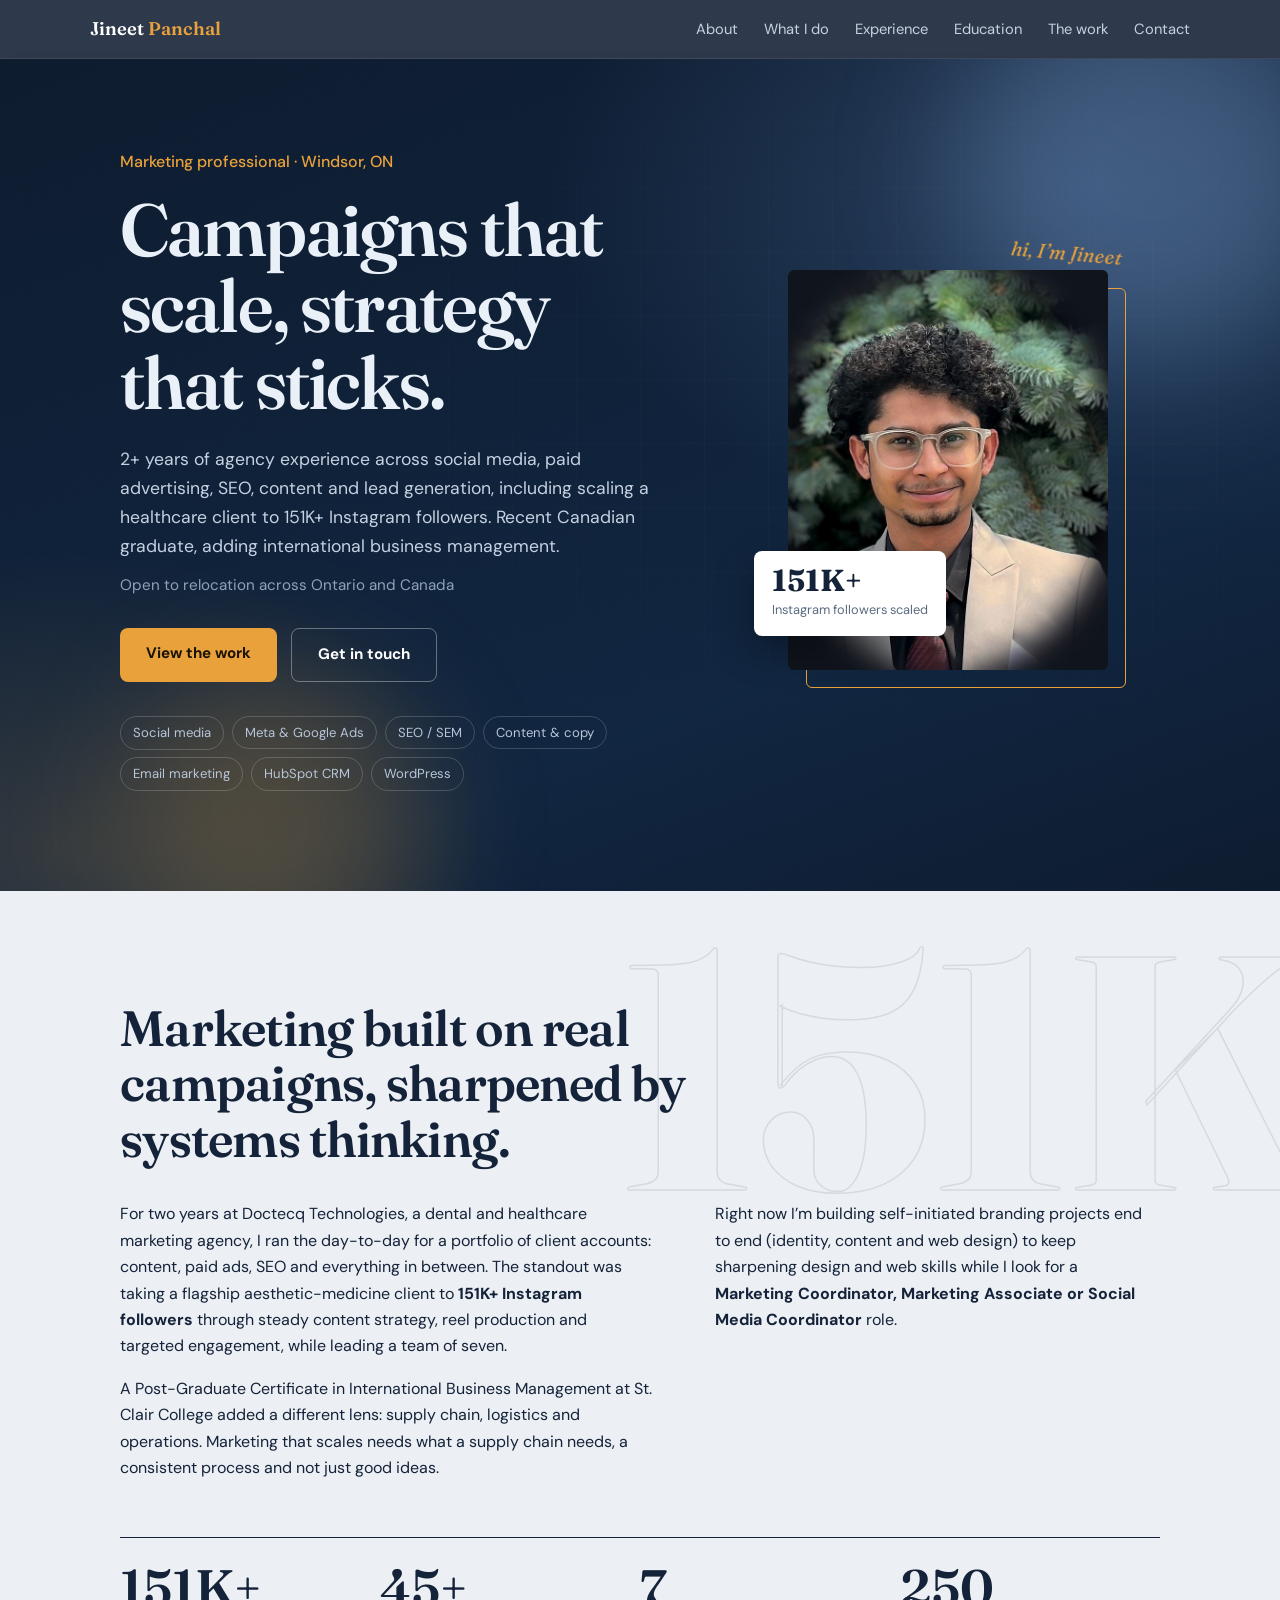
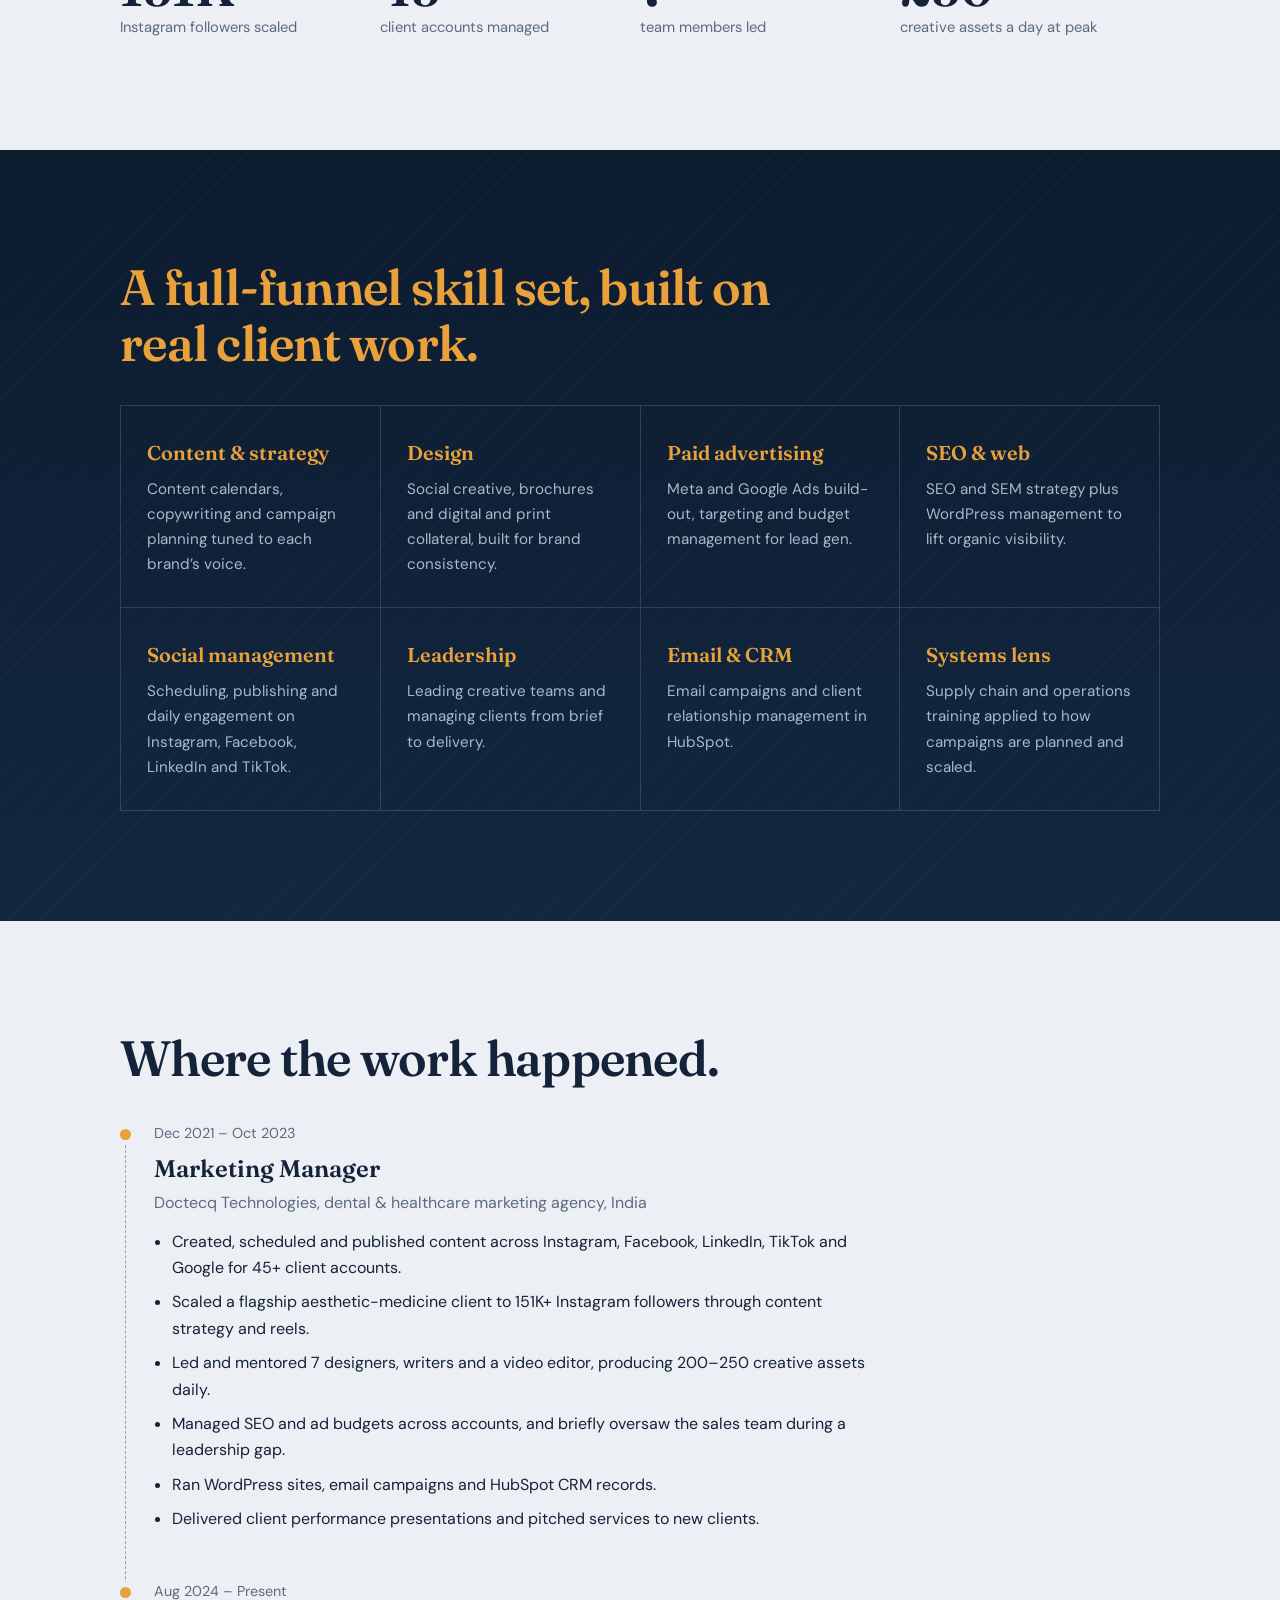
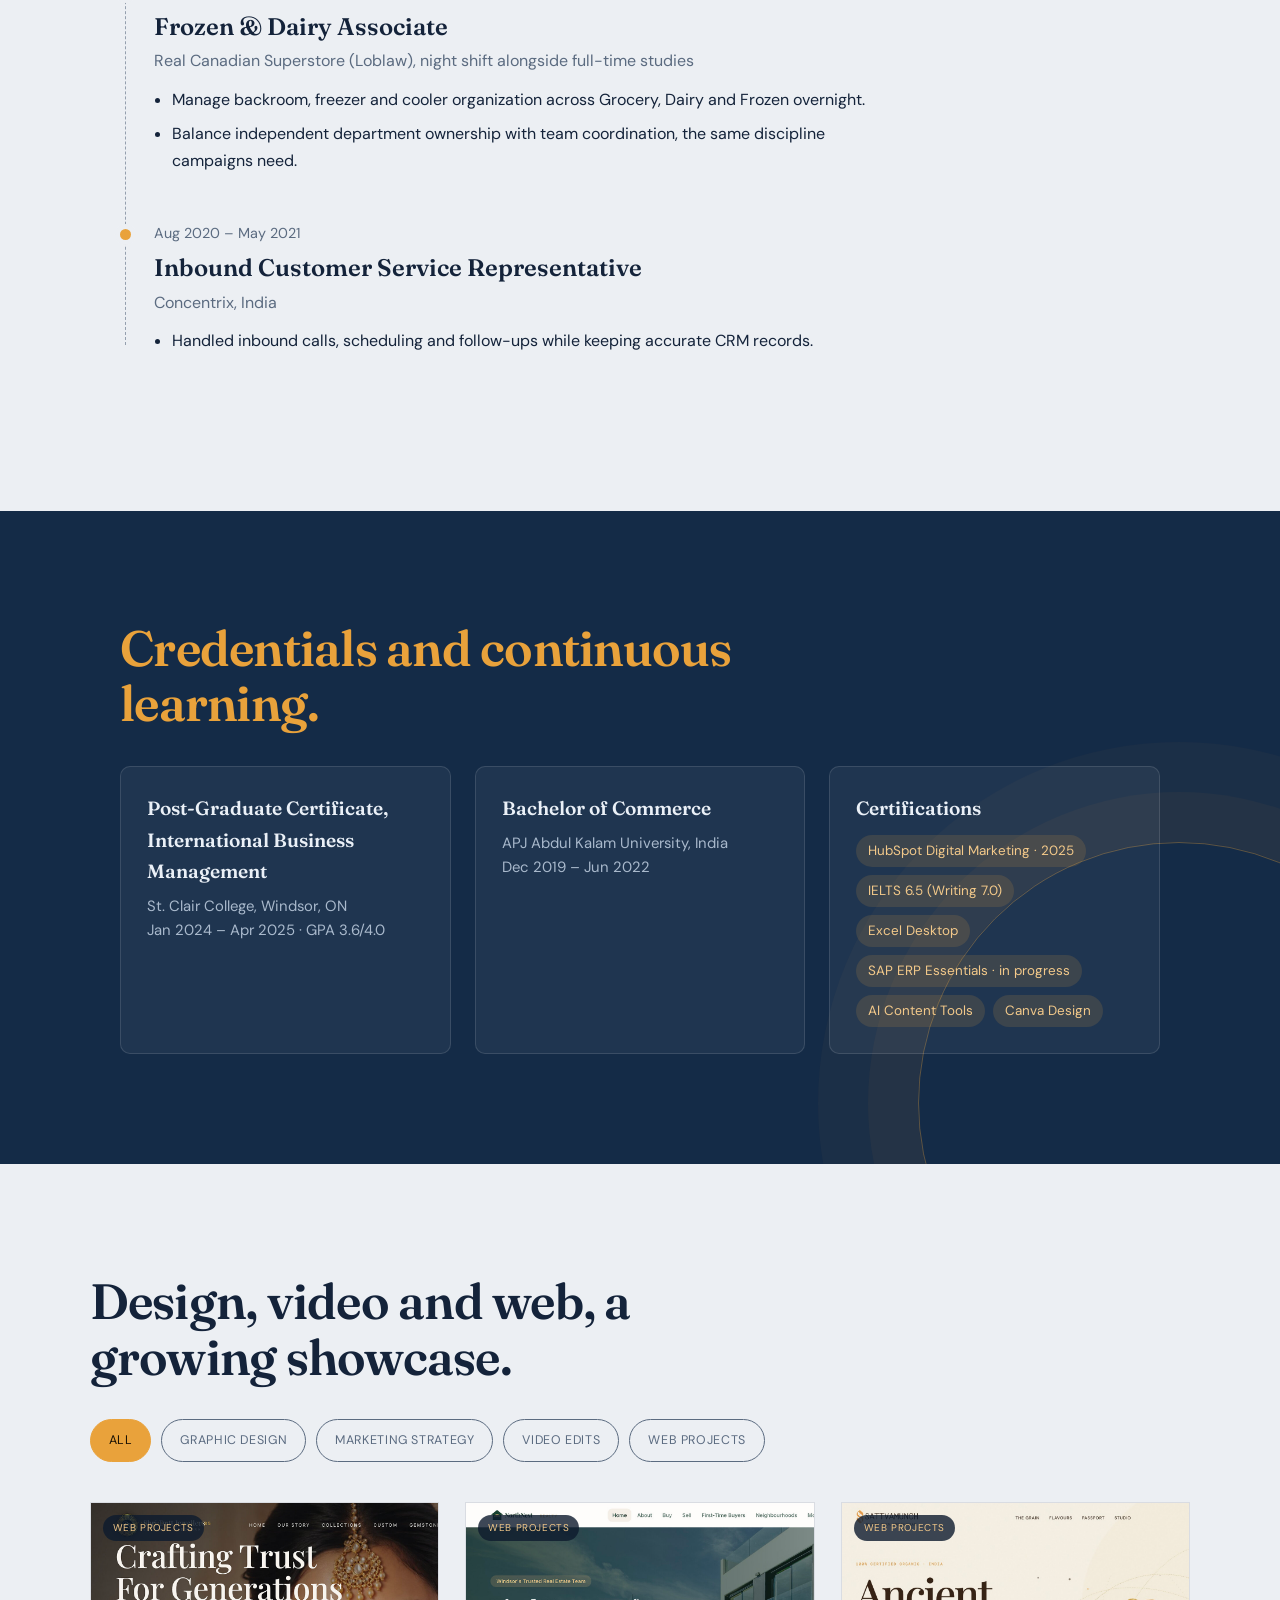
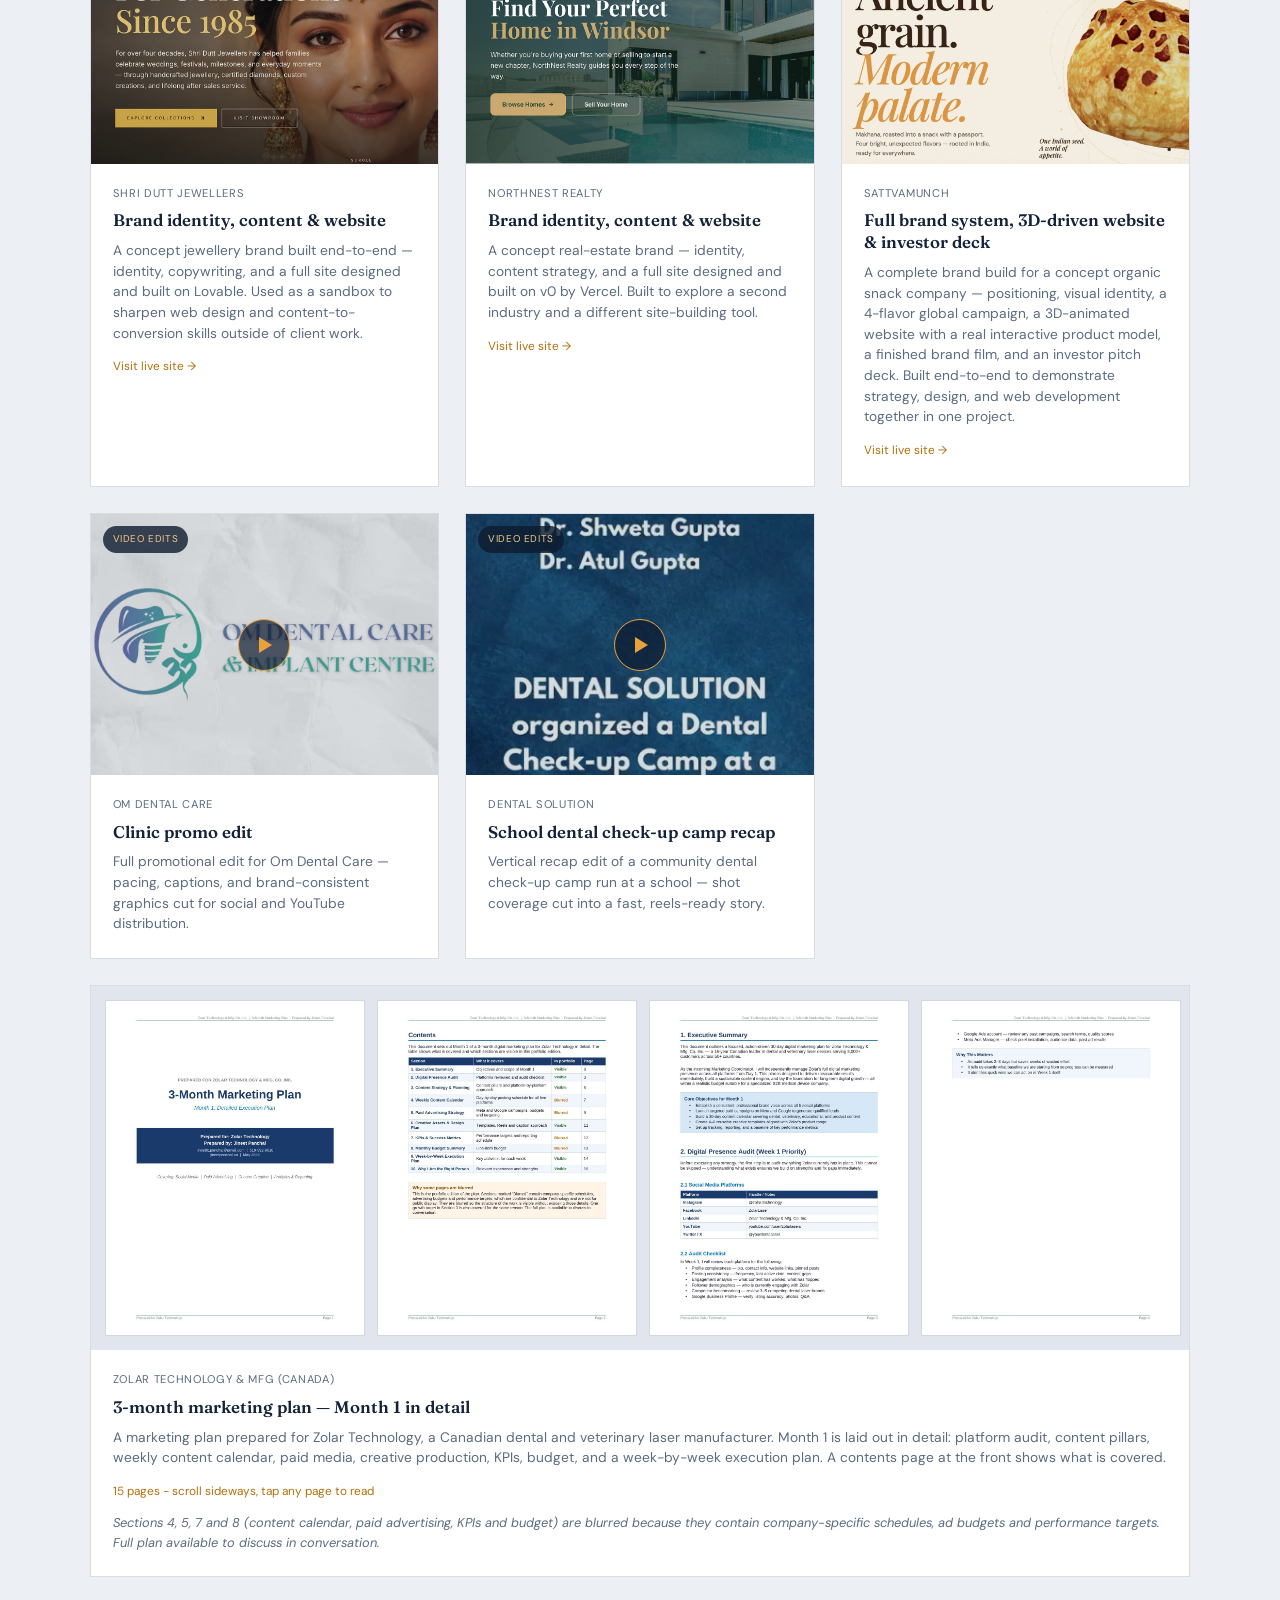
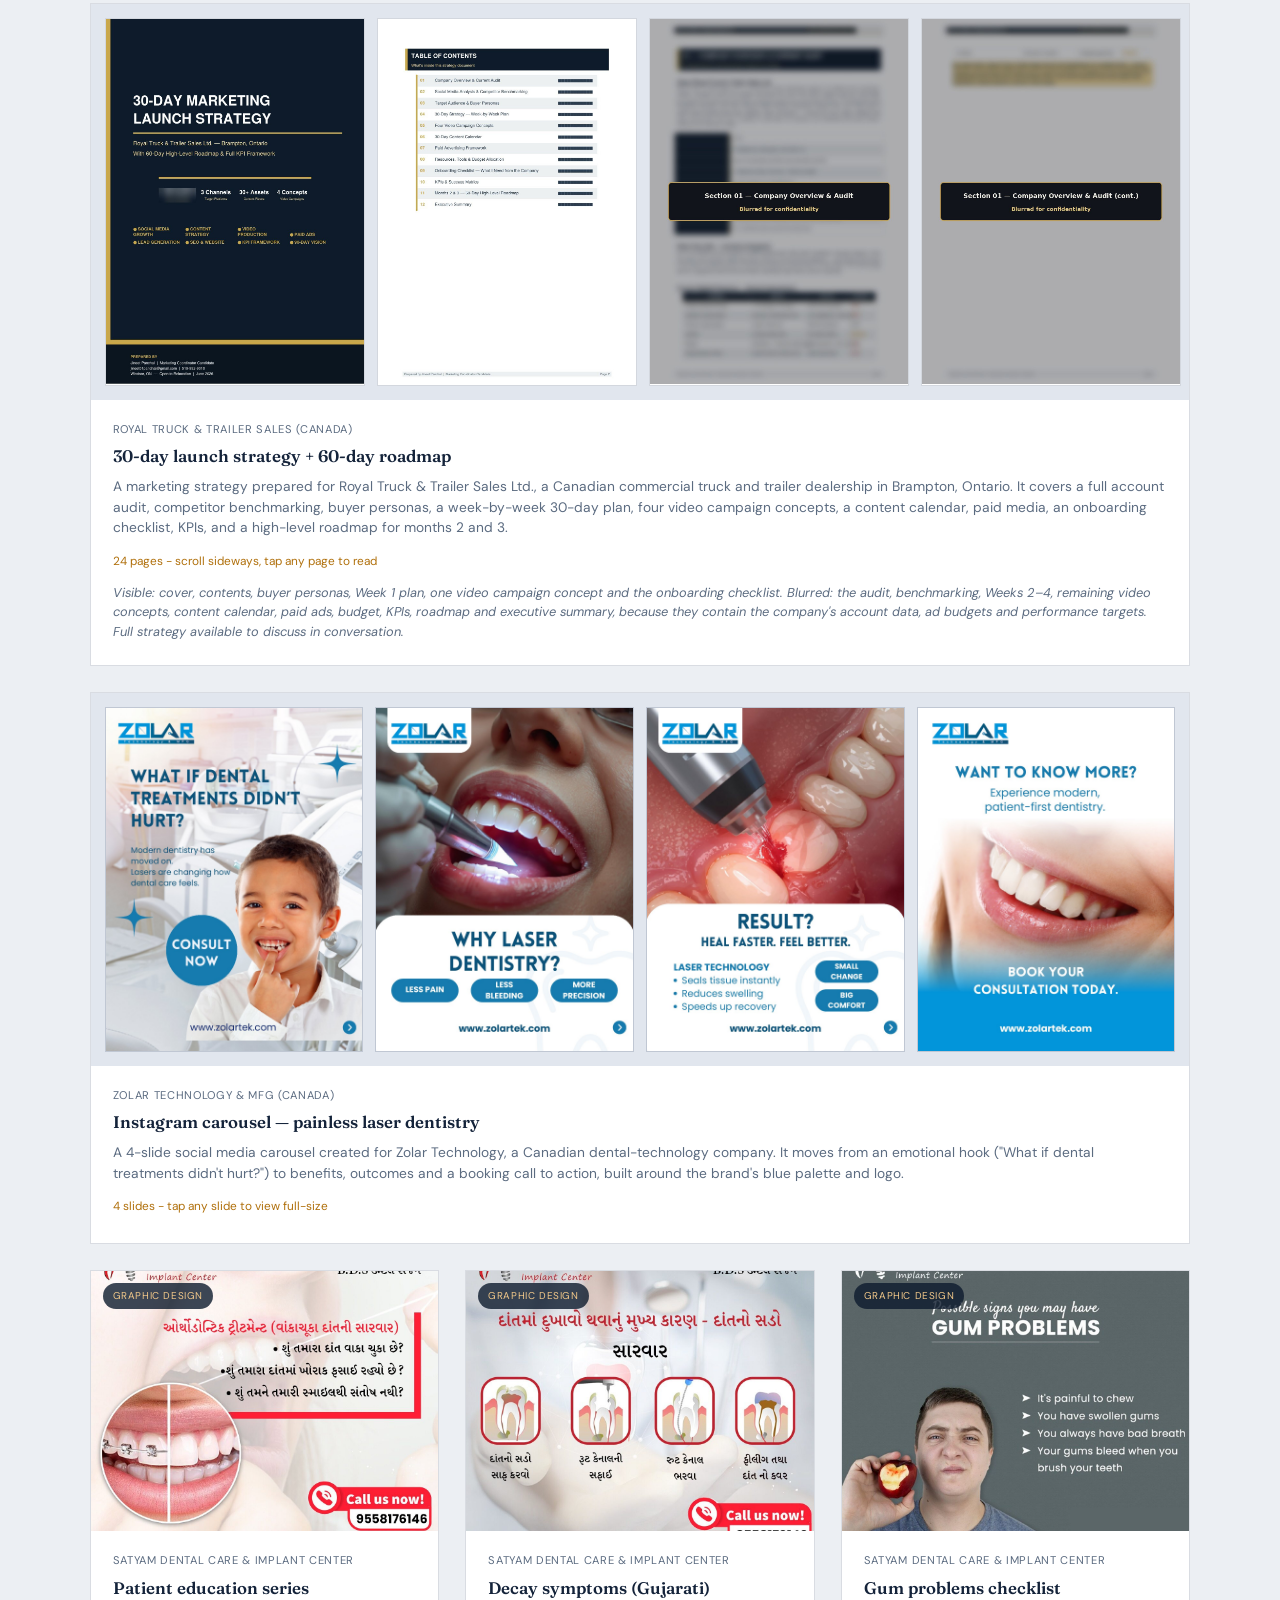
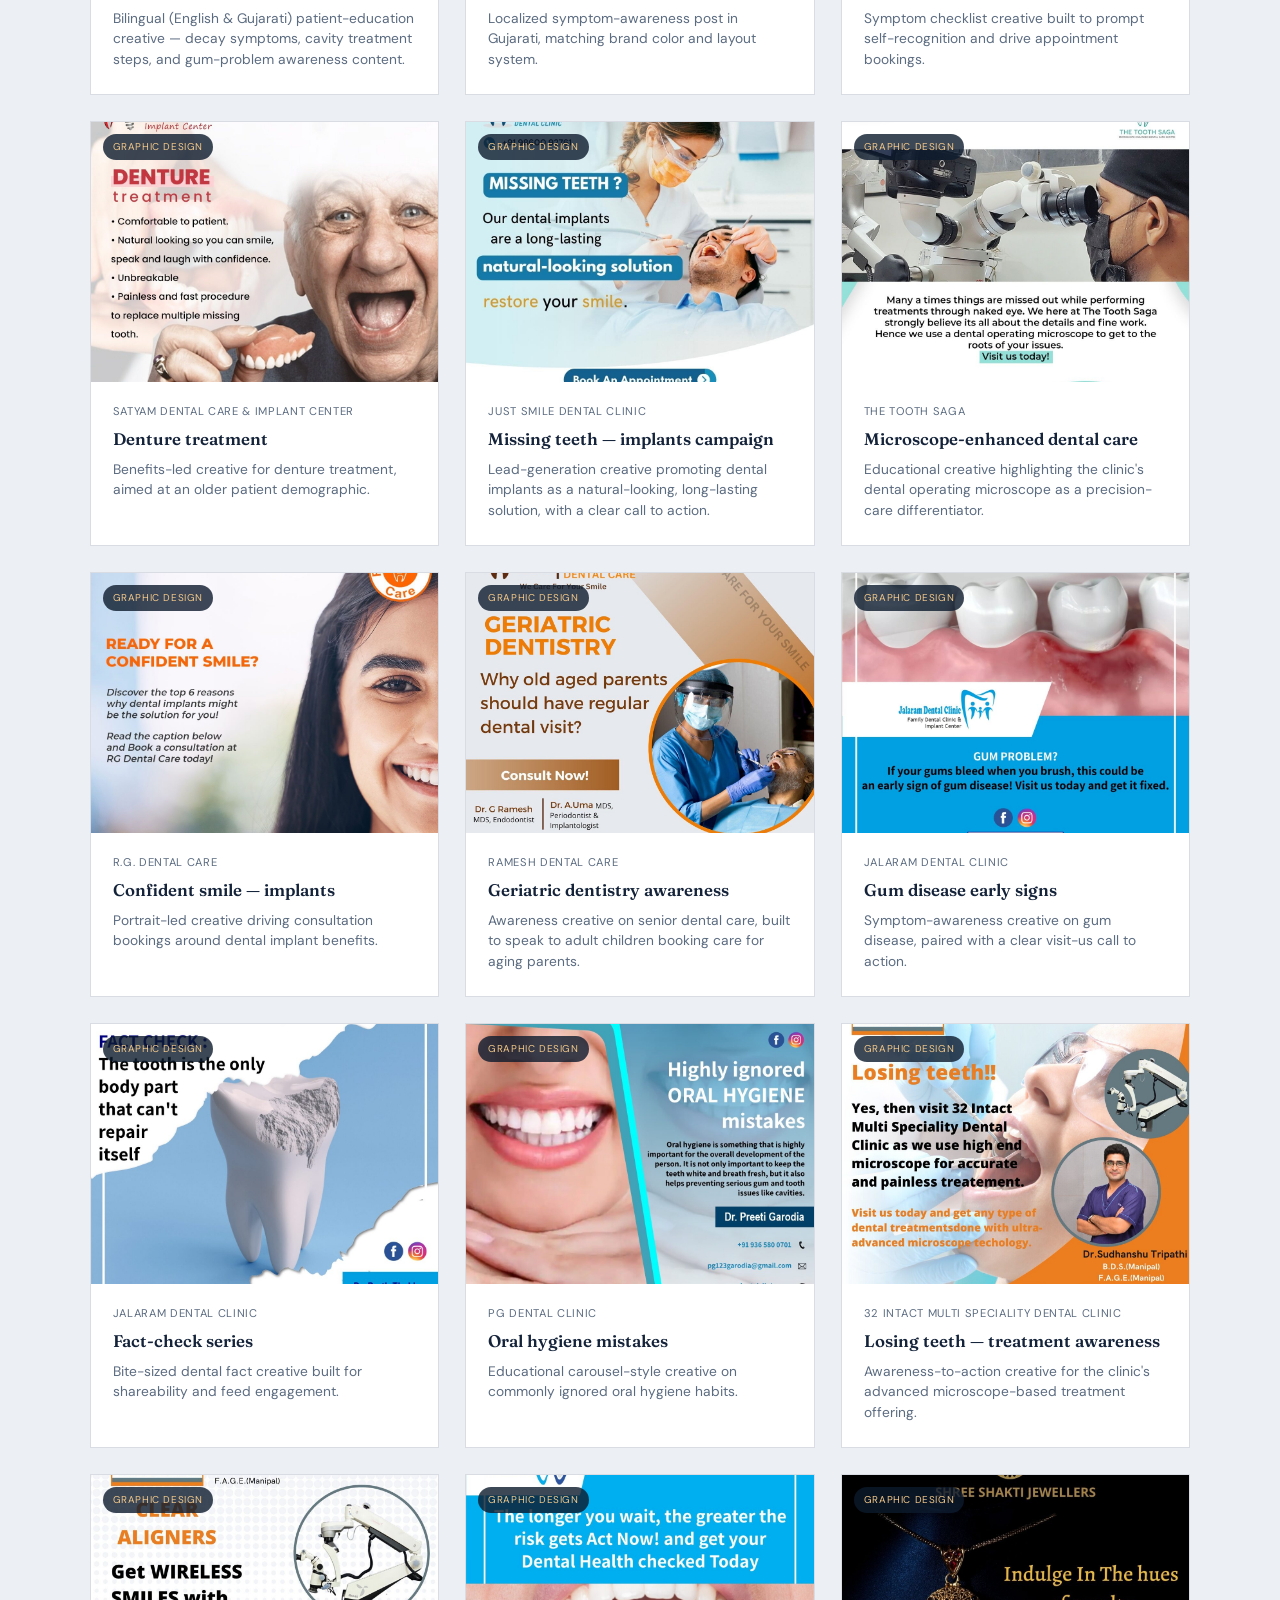
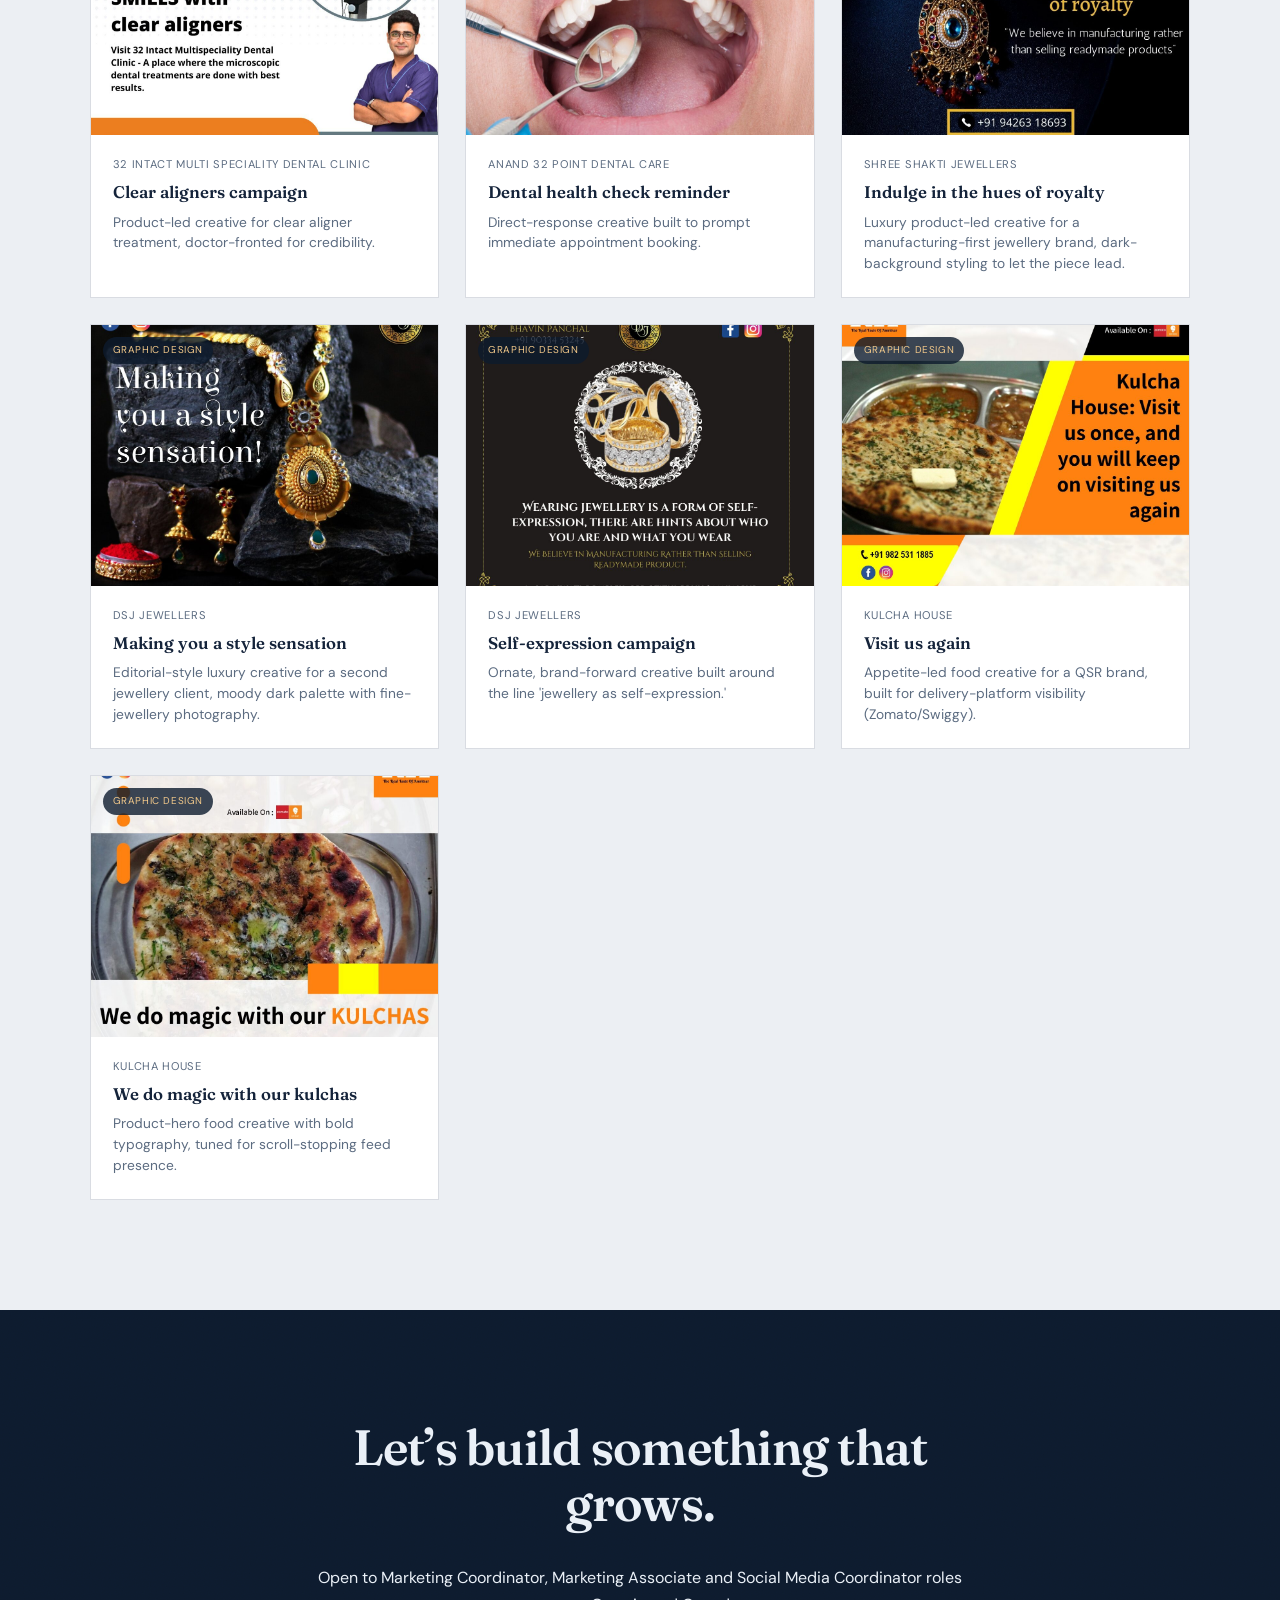
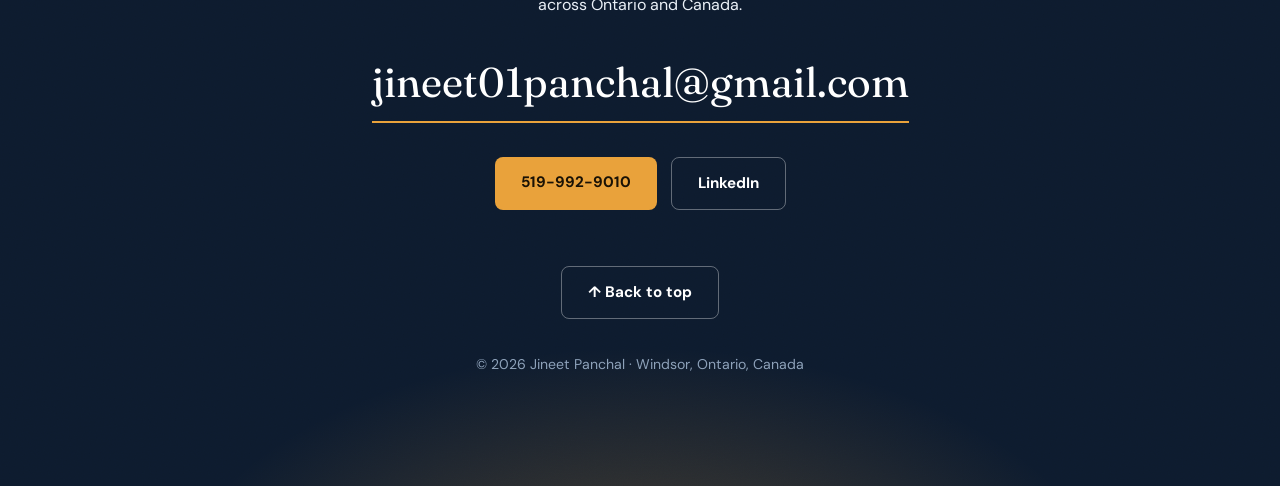
<file: index.html>
<!DOCTYPE html>
<html lang="en">
<head>
<meta charset="utf-8">
<meta name="viewport" content="width=device-width, initial-scale=1, viewport-fit=cover">
<title>Jineet Panchal — Marketing Professional</title>
<link rel="icon" href="/favicon.ico" sizes="48x48">
<link rel="icon" type="image/svg+xml" href="/favicon.svg">
<link rel="apple-touch-icon" href="/apple-touch-icon.png">
<link rel="stylesheet" href="https://fonts.googleapis.com/css2?family=Fraunces:opsz,wght@9..144,400;9..144,600;9..144,700&family=DM+Sans:wght@400;500;700&display=swap">
<style>
:root{--ink:#0D1B2E;--deep:#142B47;--mist:#ECEFF3;--card:#fff;--amber:#E9A23B;--blue:#6F93C4;--text:#14233A;--muted:#5B6B80;
 --serif:'Fraunces',Georgia,serif;--sans:'DM Sans',system-ui,sans-serif;color-scheme:light;box-sizing:border-box;
 padding-top:env(safe-area-inset-top,0px);padding-bottom:env(safe-area-inset-bottom,0px)}
@media(prefers-color-scheme:dark){:root:not([data-theme="light"]){--mist:#0A1422;--card:#122238;--text:#E8EDF4;--muted:#9AABC0}}
*{box-sizing:border-box;margin:0}
html{scroll-behavior:smooth;scroll-padding-top:64px}
body{font-family:var(--sans);background:var(--mist);color:var(--text);line-height:1.65;overflow-x:hidden}
a{color:inherit}
section{position:relative;padding:110px 7vw;overflow:hidden}
.wrap{max-width:1040px;margin:0 auto;position:relative;z-index:2}
h2{font-family:var(--serif);font-weight:600;font-size:clamp(2rem,4.4vw,3.1rem);line-height:1.12;letter-spacing:-.015em;max-width:20ch;margin-bottom:34px}
p{max-width:62ch}
.note{font-family:'Fraunces',Georgia,serif;font-style:italic;color:var(--amber)}
.dark{background:var(--ink);color:#EAF0F7}
.dark .muted{color:#9FB1C6}
.grain::after{content:"";position:absolute;inset:0;pointer-events:none;opacity:.09;mix-blend-mode:overlay;
 background-image:url("data:image/svg+xml,%3Csvg xmlns='http://www.w3.org/2000/svg' width='160' height='160'%3E%3Cfilter id='n'%3E%3CfeTurbulence type='fractalNoise' baseFrequency='.85' numOctaves='2'/%3E%3C/filter%3E%3Crect width='160' height='160' filter='url(%23n)'/%3E%3C/svg%3E")}
/* nav */
nav{position:sticky;top:0;z-index:50;display:flex;justify-content:space-between;align-items:center;padding:calc(14px + env(safe-area-inset-top,0px)) 7vw 14px;background:rgba(13,27,46,.85);backdrop-filter:blur(10px);color:#fff;border-bottom:1px solid rgba(255,255,255,.08)}
nav b{font-family:var(--serif);font-size:1.15rem;font-weight:600;color:#fff}
nav b span{color:var(--amber)}
nav ul{display:flex;gap:26px;list-style:none;padding:0}
nav a{text-decoration:none;font-size:.92rem;color:#C5D1E0;transition:color .2s}nav a:hover{color:var(--amber)}
@media(max-width:720px){nav ul{display:none}}
/* hero */
#hero{padding-top:90px;padding-bottom:100px;min-height:90vh;display:flex;align-items:center;
 background:radial-gradient(900px 600px at 85% 15%,rgba(111,147,196,.28),transparent 60%),radial-gradient(700px 500px at 5% 95%,rgba(233,162,59,.16),transparent 60%),linear-gradient(160deg,#0D1B2E,#10253F 70%,#0D1B2E)}
.gridlines{position:absolute;inset:0;z-index:1;opacity:.5;background:linear-gradient(rgba(255,255,255,.045) 1px,transparent 1px) 0 0/64px 64px,linear-gradient(90deg,rgba(255,255,255,.045) 1px,transparent 1px) 0 0/64px 64px;
 -webkit-mask-image:radial-gradient(ellipse at 70% 40%,#000 10%,transparent 70%);mask-image:radial-gradient(ellipse at 70% 40%,#000 10%,transparent 70%)}
.orb{position:absolute;border-radius:50%;z-index:1;will-change:transform;filter:blur(60px)}
.o1{width:380px;height:380px;background:rgba(111,147,196,.35);top:-80px;right:-60px;animation:drift 16s ease-in-out infinite alternate}
.o2{width:300px;height:300px;background:rgba(233,162,59,.22);bottom:-80px;left:10%;animation:drift 20s ease-in-out infinite alternate-reverse}
@keyframes drift{to{transform:translate(40px,30px) scale(1.12)}}
.hero-grid{display:grid;grid-template-columns:1.3fr 1fr;gap:64px;align-items:center}
@media(max-width:820px){.hero-grid{grid-template-columns:1fr;gap:44px}}
.role{color:var(--amber);font-weight:500;margin-bottom:16px}
h1{font-family:var(--serif);font-weight:600;font-size:clamp(2.5rem,6vw,4.6rem);line-height:1.04;letter-spacing:-.025em;margin-bottom:24px}
.lede{font-size:1.1rem;color:#C5D1E0;margin-bottom:12px}
.where{color:#8EA2BA;font-size:.95rem}
.btns{display:flex;gap:14px;flex-wrap:wrap;margin-top:30px}
.btn{display:inline-block;padding:13px 26px;border-radius:8px;font-weight:700;text-decoration:none;font-size:.95rem;transition:transform .2s,background .2s}
.btn.p{background:var(--amber);color:#1a1205}.btn.p:hover{transform:translateY(-2px);background:#F2B456}
.btn.s{border:1.5px solid rgba(255,255,255,.35);color:#fff}.btn.s:hover{border-color:var(--amber);color:var(--amber)}
.skills{display:flex;flex-wrap:wrap;gap:8px;margin-top:34px}
.skills span{font-size:.82rem;padding:5px 12px;border:1px solid rgba(255,255,255,.18);border-radius:999px;color:#B7C5D8}
.portrait{position:relative;justify-self:center;width:min(320px,80vw)}
.portrait:before{content:"";position:absolute;inset:18px -18px -18px 18px;border:1.5px solid var(--amber);border-radius:6px}
.ph{position:relative;aspect-ratio:4/5;border-radius:6px;overflow:hidden;background:linear-gradient(150deg,#27456C,#17304F);display:grid;place-items:center;font-family:var(--serif);font-size:5rem;color:rgba(255,255,255,.7)}
.ph img{position:absolute;inset:0;width:100%;height:100%;object-fit:cover}
.badge{position:absolute;left:-34px;bottom:34px;background:var(--card);color:var(--text);padding:14px 18px;border-radius:8px;box-shadow:0 14px 36px rgba(0,0,0,.35);z-index:3}
.badge b{font-family:var(--serif);font-size:1.9rem;display:block;line-height:1}.badge small{color:var(--muted);font-size:.8rem}
.badge-note{position:absolute;right:-14px;top:-34px;z-index:3;font-size:1.25rem;transform:rotate(5deg);display:flex;align-items:flex-end;gap:6px}
@media(max-width:560px){.badge{left:-8px}.badge-note{display:none}}
.in{opacity:0;transform:translateY(18px);animation:up .8s cubic-bezier(.2,.7,.2,1) forwards}
@keyframes up{to{opacity:1;transform:none}}
/* about */
#about{background:var(--mist)}
#about .ghost{position:absolute;right:-2vw;top:30px;font-family:var(--serif);font-weight:700;font-size:clamp(9rem,26vw,22rem);line-height:.9;color:transparent;-webkit-text-stroke:1.5px rgba(20,35,58,.1);z-index:1;user-select:none}
@media(prefers-color-scheme:dark){:root:not([data-theme="light"]) #about .ghost{-webkit-text-stroke-color:rgba(255,255,255,.08)}}
#about p+p{margin-top:16px}
.cols{display:grid;grid-template-columns:1.2fr 1fr;gap:60px}
@media(max-width:820px){.cols{grid-template-columns:1fr;gap:30px}}
.stats{display:grid;grid-template-columns:repeat(auto-fit,minmax(170px,1fr));gap:0;margin-top:56px;border-top:1.5px solid var(--text)}
.stat{padding:24px 20px 0 0}
.stat b{font-family:var(--serif);font-size:3.2rem;font-weight:600;display:block;line-height:1}
.stat span{color:var(--muted);font-size:.92rem}
/* do */
#do{background:linear-gradient(180deg,#0D1B2E,#122841);color:#EAF0F7}
#do:before{content:"";position:absolute;inset:0;background:repeating-linear-gradient(135deg,rgba(255,255,255,.025) 0 1px,transparent 1px 22px)}
.cells{display:grid;grid-template-columns:repeat(auto-fit,minmax(230px,1fr));border-top:1px solid rgba(255,255,255,.14);border-left:1px solid rgba(255,255,255,.14)}
.cell{padding:30px 26px;border-right:1px solid rgba(255,255,255,.14);border-bottom:1px solid rgba(255,255,255,.14);position:relative;transition:background .3s}
.cell:after{content:"";position:absolute;left:26px;top:0;height:2px;width:0;background:var(--amber);transition:width .35s}
.cell:hover{background:rgba(255,255,255,.04)}.cell:hover:after{width:44px}
.cell h3{font-family:var(--serif);font-weight:600;font-size:1.25rem;margin-bottom:8px}
.cell p{color:#A9B9CC;font-size:.95rem}
#do h2,#do .cell h3,#education h2{color:var(--amber)}
/* experience */
.route{position:relative;max-width:800px;padding-left:34px}
.route:before{content:"";position:absolute;left:5px;top:10px;bottom:10px;border-left:1.5px dashed var(--muted);opacity:.6}
.stop{position:relative;margin-bottom:46px}
.stop:before{content:"";position:absolute;left:-34px;top:9px;width:11px;height:11px;border-radius:50%;background:var(--amber);box-shadow:0 0 0 5px var(--mist)}
.when{color:var(--muted);font-size:.9rem}
.stop h3{font-family:var(--serif);font-size:1.5rem;font-weight:600;margin:2px 0}
.org{color:var(--muted);margin-bottom:12px}
.stop ul{padding-left:18px}.stop li{margin-bottom:8px;max-width:64ch}
/* education */
#education{background:var(--deep);color:#EAF0F7}
#education:before{content:"";position:absolute;width:520px;height:520px;right:-160px;bottom:-200px;border-radius:50%;border:1.5px solid rgba(233,162,59,.35);box-shadow:0 0 0 50px rgba(233,162,59,.04),0 0 0 100px rgba(233,162,59,.03)}
.edu{display:grid;grid-template-columns:repeat(auto-fit,minmax(260px,1fr));gap:24px}
.card{padding:26px;background:rgba(255,255,255,.05);border:1px solid rgba(255,255,255,.12);border-radius:10px}
.card h3{font-family:var(--serif);font-weight:600;font-size:1.2rem;margin-bottom:6px}.card p{color:#A9B9CC;font-size:.93rem}
.chips{display:flex;flex-wrap:wrap;gap:8px;margin-top:10px}
.chips span{font-size:.84rem;padding:5px 12px;border-radius:999px;background:rgba(233,162,59,.14);color:#F3C98A}
/* work (layout ported from the original site) */
body.lock{overflow:hidden}
#work .wrap{max-width:1180px}
.work-filters{display:flex;gap:10px;flex-wrap:wrap;margin-bottom:40px}
.filter-btn{font:inherit;font-size:.78rem;letter-spacing:.05em;text-transform:uppercase;border:1.5px solid var(--muted);background:transparent;padding:10px 18px;border-radius:30px;color:var(--muted);cursor:pointer;transition:all .3s}
.filter-btn.active,.filter-btn:hover{border-color:var(--amber);background:var(--amber);color:#1a1205}
.work-grid{display:grid;grid-template-columns:repeat(3,1fr);gap:26px}
@media(max-width:940px){.work-grid{grid-template-columns:repeat(2,1fr)}}
@media(max-width:600px){.work-grid{grid-template-columns:1fr}}
.work-card{position:relative;border:1px solid rgba(128,140,160,.3);background:var(--card);overflow:hidden;cursor:pointer;transition:box-shadow .35s,border-color .35s;opacity:0;transform:translateY(20px)}
.work-card.show{animation:cardIn .6s cubic-bezier(.22,.68,0,1.01) forwards}
@keyframes cardIn{to{opacity:1;transform:translateY(0)}}
.work-card:hover{border-color:var(--amber);box-shadow:0 30px 60px -30px rgba(13,27,46,.45)}
.work-thumb{position:relative;aspect-ratio:4/3;overflow:hidden;background:#1a2c45}
.work-thumb img,.work-thumb video{width:100%;height:100%;object-fit:cover;display:block;transition:transform .5s}
.work-card:hover .work-thumb img,.work-card:hover .work-thumb video{transform:scale(1.06)}
.work-thumb .play{position:absolute;inset:0;display:flex;align-items:center;justify-content:center;background:rgba(13,27,46,.15)}
.play-icon{width:52px;height:52px;border-radius:50%;background:rgba(13,27,46,.7);border:1px solid var(--amber);display:flex;align-items:center;justify-content:center}
.play-icon:before{content:"";border-style:solid;border-width:8px 0 8px 13px;border-color:transparent transparent transparent var(--amber);margin-left:3px}
.work-cat-badge{position:absolute;top:12px;left:12px;font-size:.62rem;letter-spacing:.06em;text-transform:uppercase;background:rgba(13,27,46,.8);color:#F3C98A;padding:5px 10px;border-radius:30px}
.work-body{padding:20px 22px 24px}
.work-client{font-size:.7rem;letter-spacing:.06em;text-transform:uppercase;color:var(--muted)}
.work-title{font-family:var(--serif);font-weight:600;font-size:1.05rem;margin-top:8px;line-height:1.3}
.work-desc{font-size:.86rem;color:var(--muted);margin-top:8px;line-height:1.5;max-width:none}
.work-visit{margin-top:14px;font-size:.74rem;color:#B0700C;display:inline-flex;align-items:center;gap:6px}
.work-note{font-size:.8rem;color:var(--muted);margin-top:10px;font-style:italic;line-height:1.5;max-width:none}
@media(prefers-color-scheme:dark){:root:not([data-theme="light"]) .work-visit{color:var(--amber)}}
/* carousel strip card */
.work-card-wide{grid-column:1/-1;cursor:default}
.work-thumb-strip{aspect-ratio:auto;background:#E1E6EE;padding:14px}
@media(prefers-color-scheme:dark){:root:not([data-theme="light"]) .work-thumb-strip{background:#0E1B2E}}
.work-strip{display:grid;grid-template-columns:repeat(4,1fr);gap:12px}
.work-strip img{width:100%;height:auto;aspect-ratio:3/4;object-fit:cover;cursor:zoom-in;border:1px solid rgba(128,140,160,.35);transition:transform .4s,border-color .3s}
.work-card-wide:hover .work-thumb-strip img{transform:none}
.work-strip img:hover{transform:translateY(-4px);border-color:var(--amber)}
@media(max-width:600px){.work-thumb-strip{padding:10px;overflow-x:auto;-webkit-overflow-scrolling:touch}.work-strip{display:flex;gap:10px;scroll-snap-type:x mandatory}.work-strip img{width:72%;flex:0 0 72%;scroll-snap-align:start}}
/* document strip: portrait pages, scrolls sideways */
.work-thumb-doc{overflow-x:auto;-webkit-overflow-scrolling:touch;scrollbar-color:var(--amber) transparent}
.work-thumb-doc .work-strip{display:flex;gap:12px;width:max-content}
.work-thumb-doc .work-strip img{width:260px;flex:0 0 260px;aspect-ratio:8.5/11;object-fit:contain;background:#fff}
@media(max-width:600px){.work-thumb-doc .work-strip img{width:72vw;flex:0 0 72vw}}
/* lightbox */
#lightbox{position:fixed;inset:0;background:rgba(7,14,25,.94);z-index:900;display:flex;align-items:center;justify-content:center;padding:calc(40px + env(safe-area-inset-top,0px)) 40px calc(40px + env(safe-area-inset-bottom,0px));opacity:0;visibility:hidden;transition:opacity .35s,visibility .35s;color:#EAF0F7}
#lightbox.open{opacity:1;visibility:visible}
.lb-inner{max-width:900px;width:100%;max-height:86vh}
.lb-media{width:100%;max-height:66vh;display:flex;align-items:center;justify-content:center;background:#0F1B2D;border:1px solid rgba(255,255,255,.12)}
.lb-media img,.lb-media video{width:100%;max-height:66vh;object-fit:contain}
.lb-info{padding-top:18px;display:flex;justify-content:space-between;gap:20px;flex-wrap:wrap}
.lb-info h3{font-family:var(--serif);font-size:1.15rem;font-weight:600}
.lb-client{color:var(--amber);font-size:.72rem;text-transform:uppercase;letter-spacing:.05em;margin-bottom:6px}
.lb-info p{color:#A9B9CC;font-size:.88rem;max-width:560px;margin-top:6px}
.lb-close{position:absolute;top:calc(22px + env(safe-area-inset-top,0px));right:28px;width:42px;height:42px;border-radius:50%;border:1px solid rgba(255,255,255,.3);color:#fff;background:transparent;font-size:18px;display:flex;align-items:center;justify-content:center;cursor:pointer;transition:border-color .3s,transform .3s}
.lb-close:hover{border-color:var(--amber);transform:rotate(90deg)}
.lb-media.lb-carousel{position:relative;max-height:74vh}
.lb-media.lb-carousel img.lb-slide{width:auto;max-width:100%;max-height:74vh;margin:0 auto;display:block}
.lb-arrow{position:absolute;top:50%;transform:translateY(-50%);width:44px;height:44px;border-radius:50%;background:rgba(13,27,46,.75);border:1px solid rgba(255,255,255,.3);color:#fff;font-size:26px;line-height:1;display:flex;align-items:center;justify-content:center;cursor:pointer;transition:border-color .3s}
.lb-arrow:hover{border-color:var(--amber)}
.lb-prev{left:12px}.lb-next{right:12px}
.lb-count{position:absolute;top:12px;left:12px;font-size:.7rem;background:rgba(13,27,46,.8);color:#fff;padding:4px 10px;border-radius:30px}
.lb-dots{position:absolute;bottom:12px;left:0;right:0;display:flex;justify-content:center;gap:8px}
.lb-dot{width:8px;height:8px;border-radius:50%;background:rgba(255,255,255,.35);border:0;padding:0;cursor:pointer}
.lb-dot.active{background:var(--amber)}
@media(prefers-reduced-motion:reduce){.work-card{opacity:1!important;transform:none!important}}
/* contact */
#contact{background:radial-gradient(700px 420px at 50% 120%,rgba(233,162,59,.3),transparent 70%),var(--ink);color:#EAF0F7;text-align:center}
#contact h2,#contact p{margin-inline:auto}
.mail{display:inline-block;margin:30px 0 6px;font-family:var(--serif);font-size:clamp(1.4rem,4.4vw,2.6rem);color:#fff;text-decoration:none;background:linear-gradient(var(--amber),var(--amber)) 0 100%/100% 2px no-repeat;padding-bottom:6px;transition:background-size .3s;word-break:break-all}
.mail:hover{background-size:100% 100%;color:#1a1205}
.links{display:flex;gap:14px;justify-content:center;flex-wrap:wrap;margin-top:28px}
footer{margin-top:70px;color:#8EA2BA;font-size:.88rem}
#ld{position:fixed;inset:0;z-index:999;background:radial-gradient(600px 400px at 50% 50%,#16335A,#0D1B2E);display:grid;place-items:center;transition:transform .8s cubic-bezier(.7,0,.2,1)}
#ld.done{transform:translateY(-100%)}
#ld .mono{font-family:var(--serif);font-weight:700;font-size:clamp(4rem,14vw,7rem);color:#fff;letter-spacing:.02em;animation:mono 1s cubic-bezier(.2,.7,.2,1) both;text-align:center}
#ld .mono:after{content:"";display:block;height:2px;background:var(--amber);margin:8px auto 0;width:0;animation:ln 1s .5s ease forwards}
@keyframes mono{from{opacity:0;transform:translateY(24px) scale(.94)}}
@keyframes ln{to{width:70%}}
body.loading .in{animation-play-state:paused}
.totop{margin-top:56px}
@media(prefers-reduced-motion:reduce){#ld{display:none}body.loading .in{animation-play-state:running}}
@media(prefers-reduced-motion:reduce){*{animation:none!important;transition:none!important;scroll-behavior:auto!important}.in{opacity:1;transform:none}}
:focus-visible{outline:3px solid var(--amber);outline-offset:3px}
</style>
</head>
<body class="loading">
<div id="ld" aria-hidden="true"><div class="mono">JP</div></div>
<nav><b>Jineet <span>Panchal</span></b>
<ul><li><a href="#about">About</a></li><li><a href="#do">What I do</a></li><li><a href="#experience">Experience</a></li><li><a href="#education">Education</a></li><li><a href="#work">The work</a></li><li><a href="#contact">Contact</a></li></ul></nav>

<section id="hero" class="dark grain">
<div class="orb o1" data-s="26"></div><div class="orb o2" data-s="-32"></div><div class="gridlines"></div>
<div class="wrap hero-grid">
 <div>
  <p class="role in" style="animation-delay:.1s">Marketing professional · Windsor, ON</p>
  <h1 class="in" style="animation-delay:.25s">Campaigns that scale, strategy that sticks.</h1>
  <p class="lede in" style="animation-delay:.4s">2+ years of agency experience across social media, paid advertising, SEO, content and lead generation, including scaling a healthcare client to 151K+ Instagram followers. Recent Canadian graduate, adding international business management.</p>
  <p class="where in" style="animation-delay:.5s">Open to relocation across Ontario and Canada</p>
  <div class="btns in" style="animation-delay:.6s"><a class="btn p" href="#work">View the work</a><a class="btn s" href="mailto:jineet01panchal@gmail.com">Get in touch</a></div>
  <div class="skills in" style="animation-delay:.75s"><span>Social media</span><span>Meta &amp; Google Ads</span><span>SEO / SEM</span><span>Content &amp; copy</span><span>Email marketing</span><span>HubSpot CRM</span><span>WordPress</span></div>
 </div>
 <div class="portrait in" style="animation-delay:.45s">
  <div class="ph">JP<img src="assets/img/portrait.jpg" alt="Jineet Panchal" onerror="this.remove()"></div>
  <div class="badge"><b>151K+</b><small>Instagram followers scaled</small></div>
  <div class="badge-note note">hi, I’m Jineet</div>
 </div>
</div>
</section>

<section id="about">
<div class="ghost" aria-hidden="true">151K</div>
<div class="wrap">
 <h2>Marketing built on real campaigns, sharpened by systems thinking.</h2>
 <div class="cols">
  <div>
   <p>For two years at Doctecq Technologies, a dental and healthcare marketing agency, I ran the day-to-day for a portfolio of client accounts: content, paid ads, SEO and everything in between. The standout was taking a flagship aesthetic-medicine client to <b>151K+ Instagram followers</b> through steady content strategy, reel production and targeted engagement, while leading a team of seven.</p>
   <p>A Post-Graduate Certificate in International Business Management at St. Clair College added a different lens: supply chain, logistics and operations. Marketing that scales needs what a supply chain needs, a consistent process and not just good ideas.</p>
  </div>
  <div>
   <p>Right now I’m building self-initiated branding projects end to end (identity, content and web design) to keep sharpening design and web skills while I look for a <b>Marketing Coordinator, Marketing Associate or Social Media Coordinator</b> role.</p>
  </div>
 </div>
 <div class="stats">
  <div class="stat"><b data-n="151" data-x="K+">0</b><span>Instagram followers scaled</span></div>
  <div class="stat"><b data-n="45" data-x="+">0</b><span>client accounts managed</span></div>
  <div class="stat"><b data-n="7" data-x="">0</b><span>team members led</span></div>
  <div class="stat"><b data-n="250" data-x="">0</b><span>creative assets a day at peak</span></div>
 </div>
</div>
</section>

<section id="do">
<div class="wrap">
 <h2>A full-funnel skill set, built on real client work.</h2>
 <div class="cells">
  <div class="cell"><h3>Content &amp; strategy</h3><p>Content calendars, copywriting and campaign planning tuned to each brand’s voice.</p></div>
  <div class="cell"><h3>Design</h3><p>Social creative, brochures and digital and print collateral, built for brand consistency.</p></div>
  <div class="cell"><h3>Paid advertising</h3><p>Meta and Google Ads build-out, targeting and budget management for lead gen.</p></div>
  <div class="cell"><h3>SEO &amp; web</h3><p>SEO and SEM strategy plus WordPress management to lift organic visibility.</p></div>
  <div class="cell"><h3>Social management</h3><p>Scheduling, publishing and daily engagement on Instagram, Facebook, LinkedIn and TikTok.</p></div>
  <div class="cell"><h3>Leadership</h3><p>Leading creative teams and managing clients from brief to delivery.</p></div>
  <div class="cell"><h3>Email &amp; CRM</h3><p>Email campaigns and client relationship management in HubSpot.</p></div>
  <div class="cell"><h3>Systems lens</h3><p>Supply chain and operations training applied to how campaigns are planned and scaled.</p></div>
 </div>
</div>
</section>

<section id="experience">
<div class="wrap">
 <h2>Where the work happened.</h2>
 <div class="route">
  <div class="stop"><span class="when">Dec 2021 – Oct 2023</span><h3>Marketing Manager</h3><p class="org">Doctecq Technologies, dental &amp; healthcare marketing agency, India</p>
   <ul><li>Created, scheduled and published content across Instagram, Facebook, LinkedIn, TikTok and Google for 45+ client accounts.</li><li>Scaled a flagship aesthetic-medicine client to 151K+ Instagram followers through content strategy and reels.</li><li>Led and mentored 7 designers, writers and a video editor, producing 200–250 creative assets daily.</li><li>Managed SEO and ad budgets across accounts, and briefly oversaw the sales team during a leadership gap.</li><li>Ran WordPress sites, email campaigns and HubSpot CRM records.</li><li>Delivered client performance presentations and pitched services to new clients.</li></ul></div>
  <div class="stop"><span class="when">Aug 2024 – Present</span><h3>Frozen &amp; Dairy Associate</h3><p class="org">Real Canadian Superstore (Loblaw), night shift alongside full-time studies</p>
   <ul><li>Manage backroom, freezer and cooler organization across Grocery, Dairy and Frozen overnight.</li><li>Balance independent department ownership with team coordination, the same discipline campaigns need.</li></ul></div>
  <div class="stop"><span class="when">Aug 2020 – May 2021</span><h3>Inbound Customer Service Representative</h3><p class="org">Concentrix, India</p>
   <ul><li>Handled inbound calls, scheduling and follow-ups while keeping accurate CRM records.</li></ul></div>
 </div>
</div>
</section>

<section id="education">
<div class="wrap">
 <h2>Credentials and continuous learning.</h2>
 <div class="edu">
  <div class="card"><h3>Post-Graduate Certificate, International Business Management</h3><p>St. Clair College, Windsor, ON<br>Jan 2024 – Apr 2025 · GPA 3.6/4.0</p></div>
  <div class="card"><h3>Bachelor of Commerce</h3><p>APJ Abdul Kalam University, India<br>Dec 2019 – Jun 2022</p></div>
  <div class="card"><h3>Certifications</h3><div class="chips"><span>HubSpot Digital Marketing · 2025</span><span>IELTS 6.5 (Writing 7.0)</span><span>Excel Desktop</span><span>SAP ERP Essentials · in progress</span><span>AI Content Tools</span><span>Canva Design</span></div></div>
 </div>
</div>
</section>

<section id="work">
<div class="wrap">
 <h2>Design, video and web, a growing showcase.</h2>
 <div class="work-filters">
  <button class="filter-btn active" data-filter="All">All</button>
  <button class="filter-btn" data-filter="Graphic Design">Graphic Design</button>
  <button class="filter-btn" data-filter="Marketing Strategy">Marketing Strategy</button>
  <button class="filter-btn" data-filter="Video Edits">Video Edits</button>
  <button class="filter-btn" data-filter="Web Projects">Web Projects</button>
 </div>
 <div class="work-grid" id="workGrid"></div>
</div>
</section>
<div id="lightbox" role="dialog" aria-modal="true" aria-label="Work viewer">
 <button class="lb-close" aria-label="Close">✕</button>
 <div class="lb-inner"><div class="lb-media"></div><div class="lb-info"><div><div class="lb-client"></div><h3></h3><p></p></div></div></div>
</div>

<section id="contact" class="grain">
<div class="wrap">
 <h2>Let’s build something that grows.</h2>
 <p>Open to Marketing Coordinator, Marketing Associate and Social Media Coordinator roles across Ontario and Canada.</p>
 <a class="mail" href="mailto:jineet01panchal@gmail.com">jineet01panchal@gmail.com</a>
 <div class="links"><a class="btn p" href="tel:5199929010">519-992-9010</a><a class="btn s" href="https://www.linkedin.com/in/jineet-panchal-95a109238/">LinkedIn</a></div>
 <div class="links totop"><a class="btn s" href="#hero">↑ Back to top</a></div>
 <footer style="margin-top:34px">© 2026 Jineet Panchal · Windsor, Ontario, Canada</footer>
</div>
</section>

<script src="assets/js/work-data.js"></script>
<script>
(function(){var l=document.getElementById("ld"),d=0;function go(){if(d)return;d=1;l.classList.add("done");document.body.classList.remove("loading");setTimeout(function(){l.remove()},900)}
setTimeout(go,1700)})();
document.addEventListener("pointermove",function(e){
 var x=e.clientX/innerWidth-.5,y=e.clientY/innerHeight-.5;
 document.querySelectorAll(".orb").forEach(function(b){var s=+b.dataset.s;b.style.translate=(x*s)+"px "+(y*s)+"px"});
});
var io=new IntersectionObserver(function(es){es.forEach(function(en){if(!en.isIntersecting)return;io.unobserve(en.target);
 var el=en.target,n=+el.dataset.n,t0=performance.now();
 (function f(t){var p=Math.min((t-t0)/1200,1);el.textContent=Math.round(n*(1-Math.pow(1-p,3)))+el.dataset.x;if(p<1)requestAnimationFrame(f)})(t0);
})},{threshold:.6});
document.querySelectorAll("[data-n]").forEach(function(e){io.observe(e)});
(function(){
var items=typeof WORK_ITEMS!=="undefined"?WORK_ITEMS:[];
var grid=document.getElementById("workGrid");
var filterBtns=document.querySelectorAll(".filter-btn");
function renderWork(filter){
 grid.innerHTML="";
 if(!items.length){grid.innerHTML="<p>Work is loading. If this stays, check that assets/js/work-data.js is in the repo.</p>";return}
 items.filter(function(i){return filter==="All"||i.category===filter}).forEach(function(item,idx){
  var card=document.createElement("div");card.className="work-card";card.style.animationDelay=(idx*0.05)+"s";
  var isVideo=item.type==="video",isSite=item.type==="site",isCarousel=item.type==="carousel";
  if(isCarousel)card.classList.add("work-card-wide");
  var thumbHTML=isCarousel
   ?`<div class="work-strip">${item.slides.map((src,n)=>`<img src="${src}"${item.aspect?` style="aspect-ratio:${item.aspect}"`:""} alt="${item.title} - slide ${n+1} of ${item.slides.length}" loading="lazy">`).join("")}</div>`
   :`${item.thumbVideo?`<video src="${item.thumbVideo}" poster="${item.thumb}" autoplay muted loop playsinline webkit-playsinline></video>`:`<img src="${item.thumb}" alt="${item.title} - ${item.client}" loading="lazy">`}
     ${isVideo?'<div class="play"><div class="play-icon"></div></div>':""}
     <span class="work-cat-badge">${item.category}</span>`;
  card.innerHTML=`
   <div class="work-thumb${isCarousel?" work-thumb-strip":""}${item.layout==="doc"?" work-thumb-doc":""}">${thumbHTML}</div>
   <div class="work-body">
    <div class="work-client">${item.client}</div>
    <div class="work-title">${item.title}</div>
    <p class="work-desc">${item.description}</p>
    ${isCarousel?`<span class="work-visit">${item.layout==="doc"?item.slides.length+" pages - scroll sideways, tap any page to read":item.slides.length+" slides - tap any slide to view full-size"}</span>`:""}
    ${item.note?`<p class="work-note">${item.note}</p>`:""}
    ${isSite?`<span class="work-visit">Visit live site →</span>`:""}
   </div>`;
  if(isCarousel){card.querySelectorAll(".work-strip img").forEach(function(img,n){img.addEventListener("click",function(e){e.stopPropagation();openLightbox(item,n)})})}
  card.addEventListener("click",function(){openLightbox(item)});
  grid.appendChild(card);
  requestAnimationFrame(function(){card.classList.add("show")});
 });
}
filterBtns.forEach(function(btn){btn.addEventListener("click",function(){
 filterBtns.forEach(function(b){b.classList.remove("active")});btn.classList.add("active");
 renderWork(btn.getAttribute("data-filter"));
})});
renderWork("All");

var lightbox=document.getElementById("lightbox"),lbMedia=document.querySelector(".lb-media"),lbClient=document.querySelector(".lb-client"),lbTitle=document.querySelector(".lb-info h3"),lbDesc=document.querySelector(".lb-info p"),lbClose=document.querySelector(".lb-close");
var slideIndex=0,activeSlides=null,startX=null;
function showSlide(i){
 slideIndex=(i+activeSlides.length)%activeSlides.length;
 lbMedia.querySelector("img.lb-slide").src=activeSlides[slideIndex];
 lbMedia.querySelectorAll(".lb-dot").forEach(function(d,n){d.classList.toggle("active",n===slideIndex)});
 lbMedia.querySelector(".lb-count").textContent=(slideIndex+1)+" / "+activeSlides.length;
}
lbMedia.addEventListener("touchstart",function(e){startX=e.touches[0].clientX},{passive:true});
lbMedia.addEventListener("touchend",function(e){if(startX===null||!activeSlides)return;var dx=e.changedTouches[0].clientX-startX;if(Math.abs(dx)>40)showSlide(slideIndex+(dx<0?1:-1));startX=null});
function openLightbox(item,startAt){
 startAt=startAt||0;
 if(item.type==="site"){window.open(item.link,"_blank","noopener");return}
 activeSlides=null;
 if(item.type==="carousel"){
  activeSlides=item.slides;
  lbMedia.innerHTML=`<img class="lb-slide" alt="${item.title}"><button class="lb-arrow lb-prev" aria-label="Previous slide">‹</button><button class="lb-arrow lb-next" aria-label="Next slide">›</button><div class="lb-count"></div><div class="lb-dots">${item.slides.map(function(_,n){return `<button class="lb-dot" aria-label="Go to slide ${n+1}"></button>`}).join("")}</div>`;
  lbMedia.classList.add("lb-carousel");
  lbMedia.querySelector(".lb-prev").addEventListener("click",function(e){e.stopPropagation();showSlide(slideIndex-1)});
  lbMedia.querySelector(".lb-next").addEventListener("click",function(e){e.stopPropagation();showSlide(slideIndex+1)});
  lbMedia.querySelectorAll(".lb-dot").forEach(function(d,n){d.addEventListener("click",function(e){e.stopPropagation();showSlide(n)})});
  showSlide(startAt);
 }else{
  lbMedia.classList.remove("lb-carousel");
  lbMedia.innerHTML=item.type==="video"?`<video src="${item.src}" controls autoplay playsinline></video>`:`<img src="${item.src}" alt="${item.title}">`;
 }
 lbClient.textContent=item.client;lbTitle.textContent=item.title;lbDesc.textContent=item.description;
 lightbox.classList.add("open");document.body.classList.add("lock");
}
function closeLightbox(){lightbox.classList.remove("open");document.body.classList.remove("lock");lbMedia.innerHTML="";lbMedia.classList.remove("lb-carousel");activeSlides=null}
lbClose.addEventListener("click",closeLightbox);
lightbox.addEventListener("click",function(e){if(e.target===lightbox)closeLightbox()});
document.addEventListener("keydown",function(e){
 if(e.key==="Escape")closeLightbox();
 if(activeSlides&&e.key==="ArrowRight")showSlide(slideIndex+1);
 if(activeSlides&&e.key==="ArrowLeft")showSlide(slideIndex-1);
});
})();
</script>
</body>
</html>
</file>
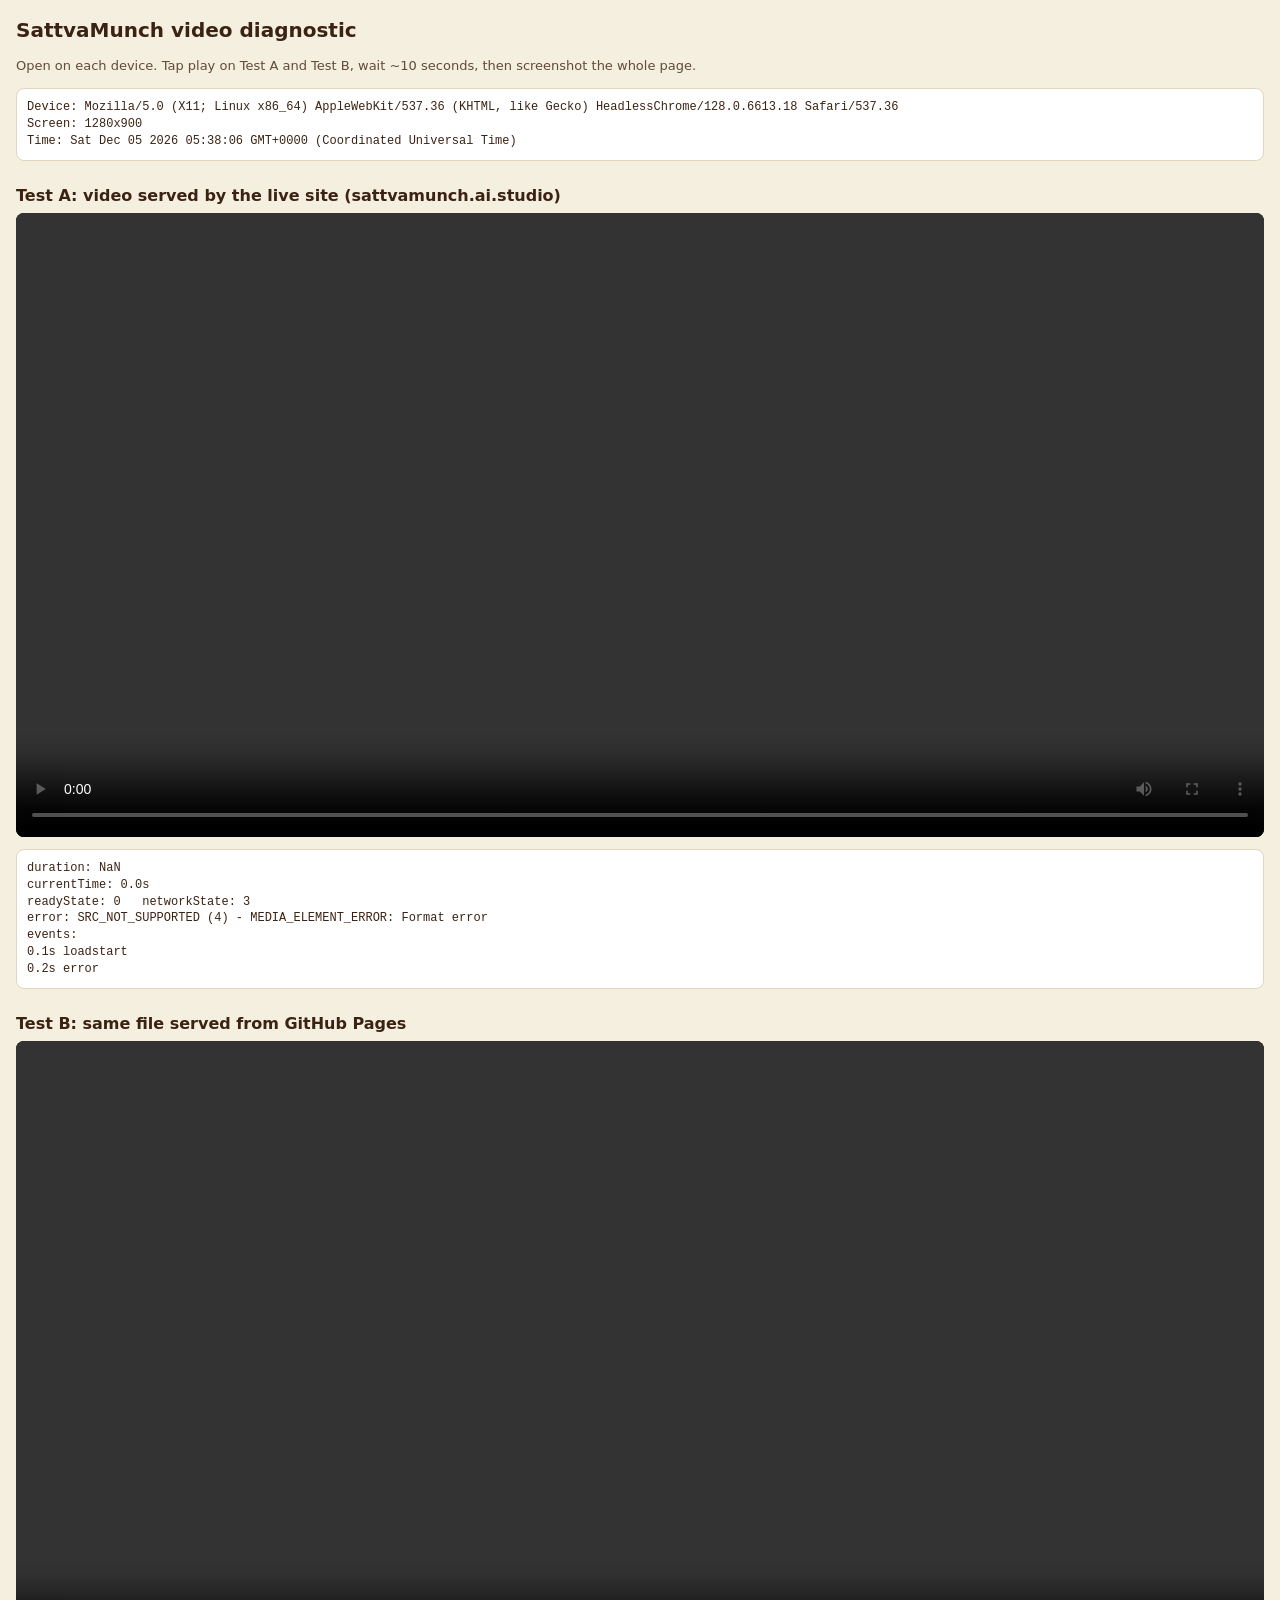
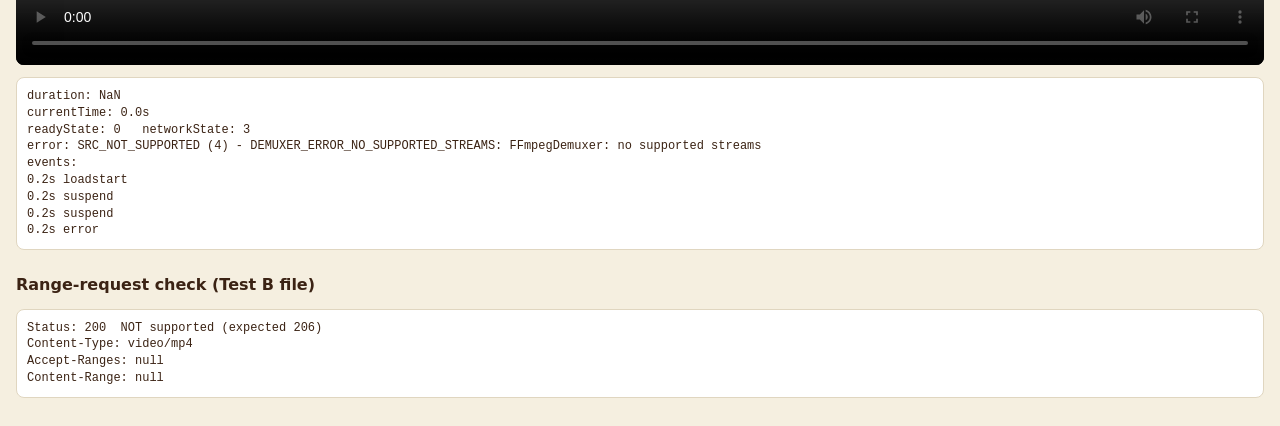
<file: video-test.html>
<!DOCTYPE html>
<html lang="en">
<head>
<meta charset="utf-8">
<meta name="viewport" content="width=device-width, initial-scale=1">
<meta name="robots" content="noindex">
<title>SattvaMunch video diagnostic</title>
<style>
  body{font-family:-apple-system,system-ui,sans-serif;margin:0;padding:16px;background:#f5efe0;color:#3b2314;line-height:1.4}
  h1{font-size:20px;margin:0 0 4px}
  h2{font-size:16px;margin:24px 0 6px}
  video{width:100%;background:#000;border-radius:8px;display:block}
  pre{background:#fff;border:1px solid #e0d6c0;border-radius:8px;padding:10px;font-size:12px;white-space:pre-wrap;word-break:break-word}
  .note{font-size:13px;opacity:.8}
</style>
</head>
<body>
<h1>SattvaMunch video diagnostic</h1>
<p class="note">Open on each device. Tap play on Test A and Test B, wait ~10 seconds, then screenshot the whole page.</p>
<pre id="env"></pre>

<h2>Test A: video served by the live site (sattvamunch.ai.studio)</h2>
<video id="vA" controls playsinline preload="metadata" src="https://sattvamunch.ai.studio/assets/commercial-v2.mp4"></video>
<pre id="sA">waiting...</pre>

<h2>Test B: same file served from GitHub Pages</h2>
<video id="vB" controls playsinline preload="metadata" src="assets/video/sattvamunch-commercial.mp4"></video>
<pre id="sB">waiting...</pre>

<h2>Range-request check (Test B file)</h2>
<pre id="range">running...</pre>

<script>
var ERR = {1:'ABORTED (1)', 2:'NETWORK (2)', 3:'DECODE (3)', 4:'SRC_NOT_SUPPORTED (4)'};
document.getElementById('env').textContent =
  'Device: ' + navigator.userAgent + '\nScreen: ' + screen.width + 'x' + screen.height + '\nTime: ' + new Date().toString();

function watch(v, out) {
  var log = [];
  function add(m) { log.push((performance.now()/1000).toFixed(1) + 's ' + m); if (log.length > 8) log.shift(); render(); }
  function render() {
    var e = v.error ? (ERR[v.error.code] || ('code ' + v.error.code)) + (v.error.message ? ' - ' + v.error.message : '') : 'none';
    out.textContent =
      'duration: ' + (isFinite(v.duration) ? v.duration.toFixed(1) + 's' : v.duration) +
      '\ncurrentTime: ' + v.currentTime.toFixed(1) + 's' +
      '\nreadyState: ' + v.readyState + '   networkState: ' + v.networkState +
      '\nerror: ' + e +
      '\nevents:\n' + log.join('\n');
  }
  ['loadstart','loadedmetadata','loadeddata','canplay','playing','pause','waiting','stalled','suspend','abort','error','ended']
    .forEach(function (n) { v.addEventListener(n, function () { add(n); }); });
  setInterval(render, 1000); render();
}
watch(document.getElementById('vA'), document.getElementById('sA'));
watch(document.getElementById('vB'), document.getElementById('sB'));

fetch('assets/video/sattvamunch-commercial.mp4', { headers: { Range: 'bytes=0-1' } })
  .then(function (r) {
    document.getElementById('range').textContent =
      'Status: ' + r.status + (r.status === 206 ? '  OK, ranges supported' : '  NOT supported (expected 206)') +
      '\nContent-Type: ' + r.headers.get('content-type') +
      '\nAccept-Ranges: ' + r.headers.get('accept-ranges') +
      '\nContent-Range: ' + r.headers.get('content-range');
  })
  .catch(function (e) { document.getElementById('range').textContent = 'Fetch failed: ' + e; });
</script>
</body>
</html>
</file>
